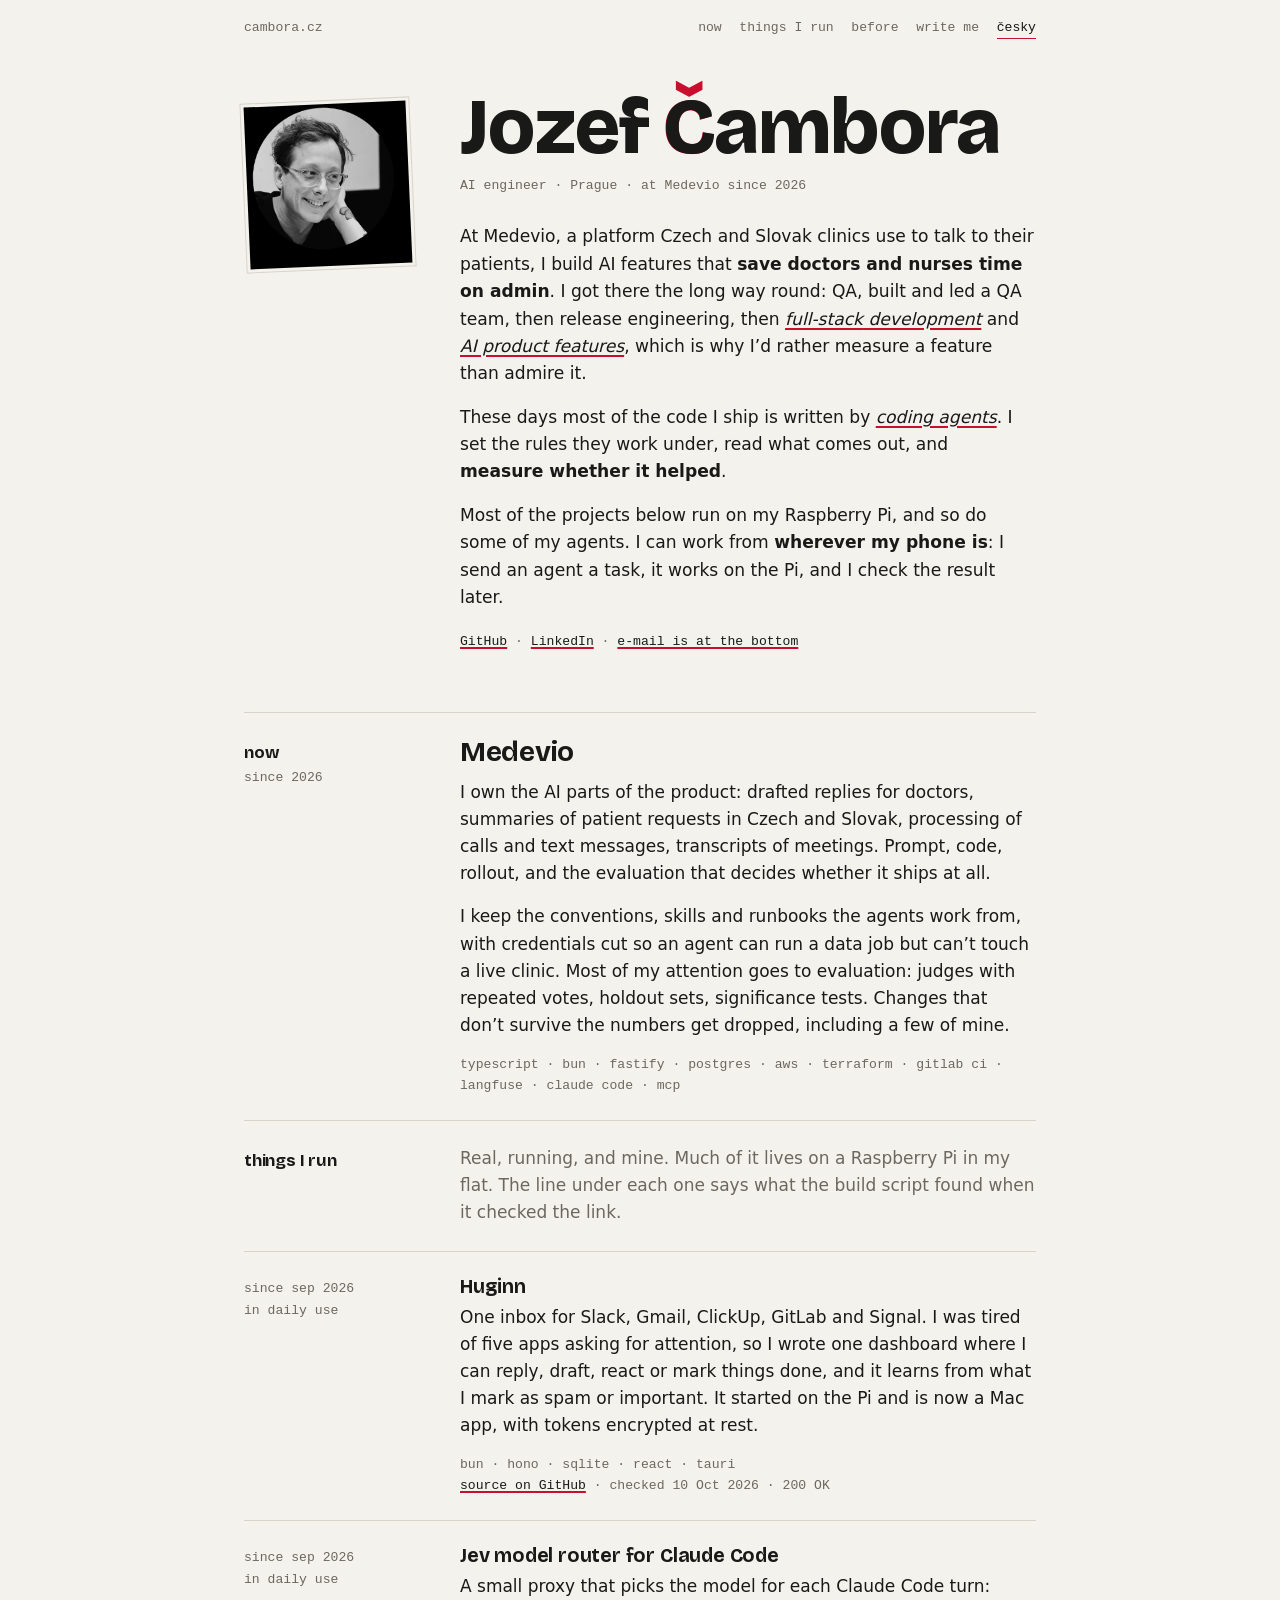
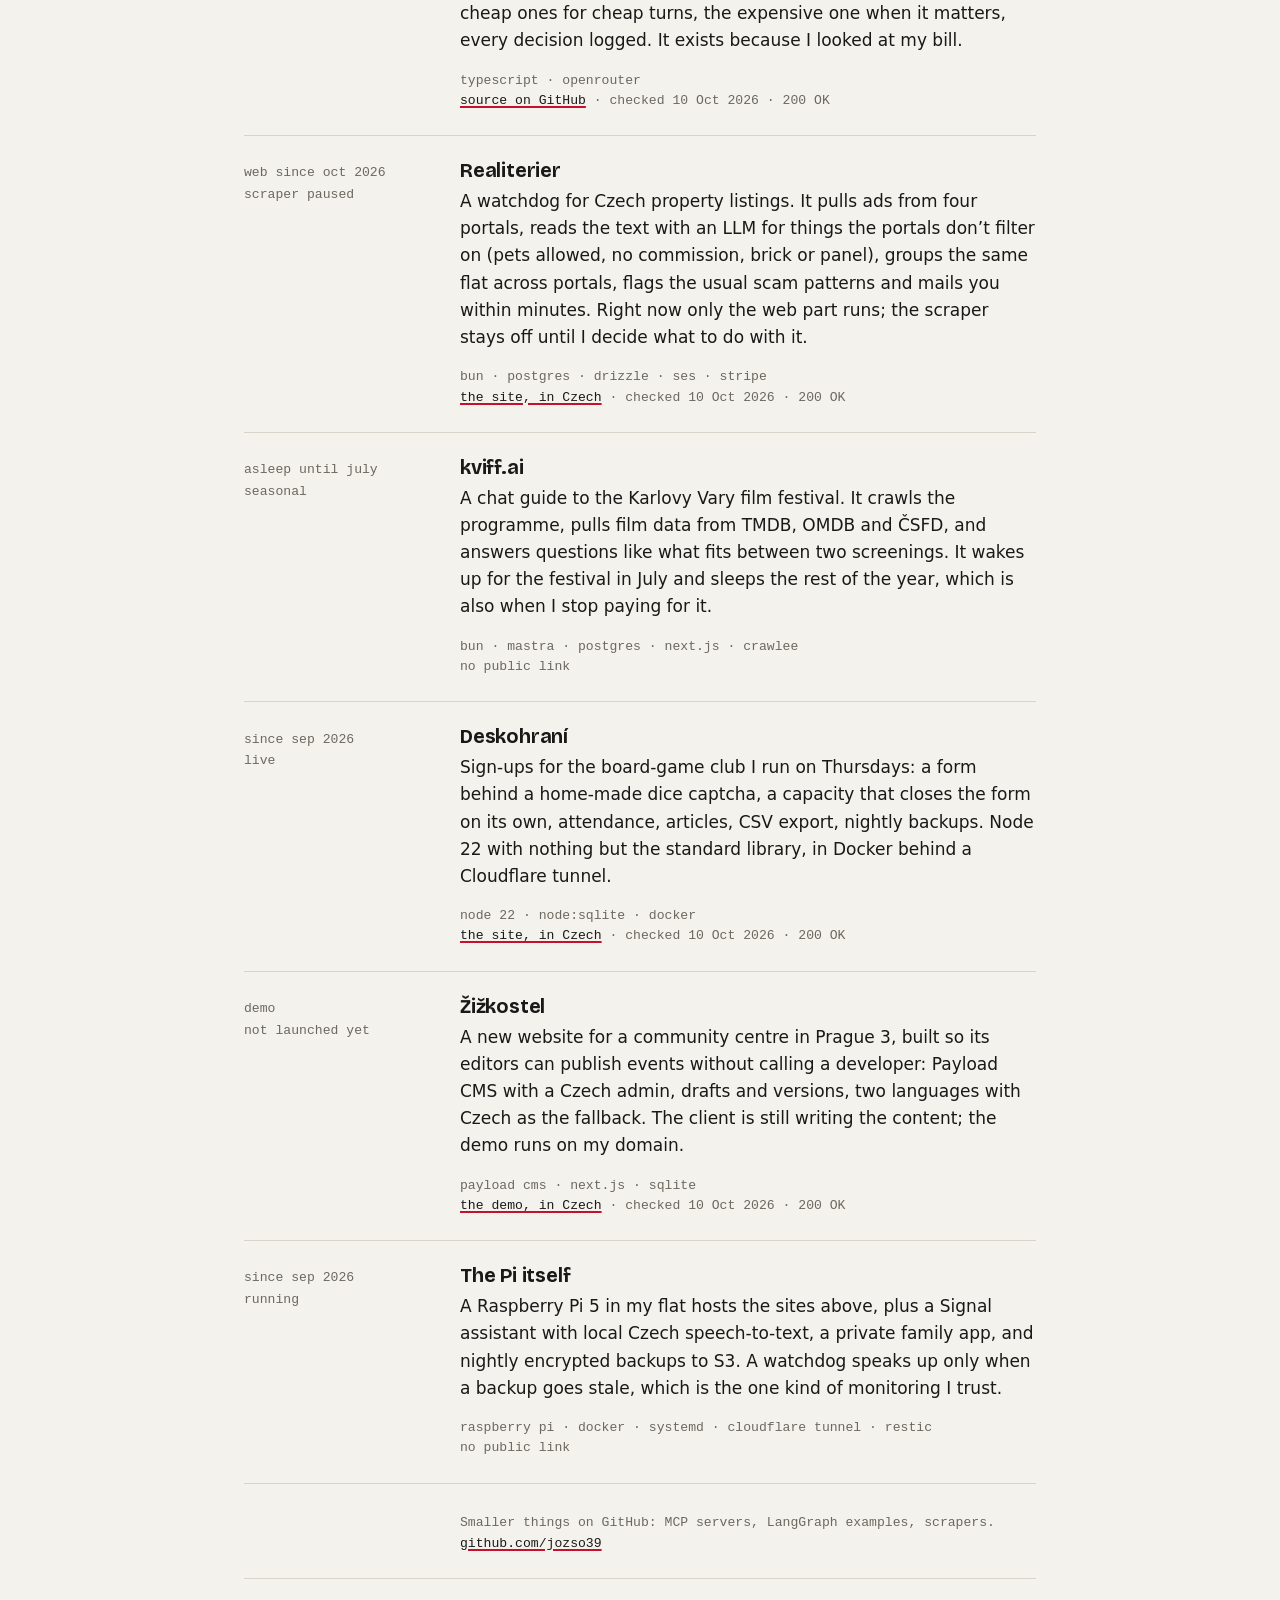
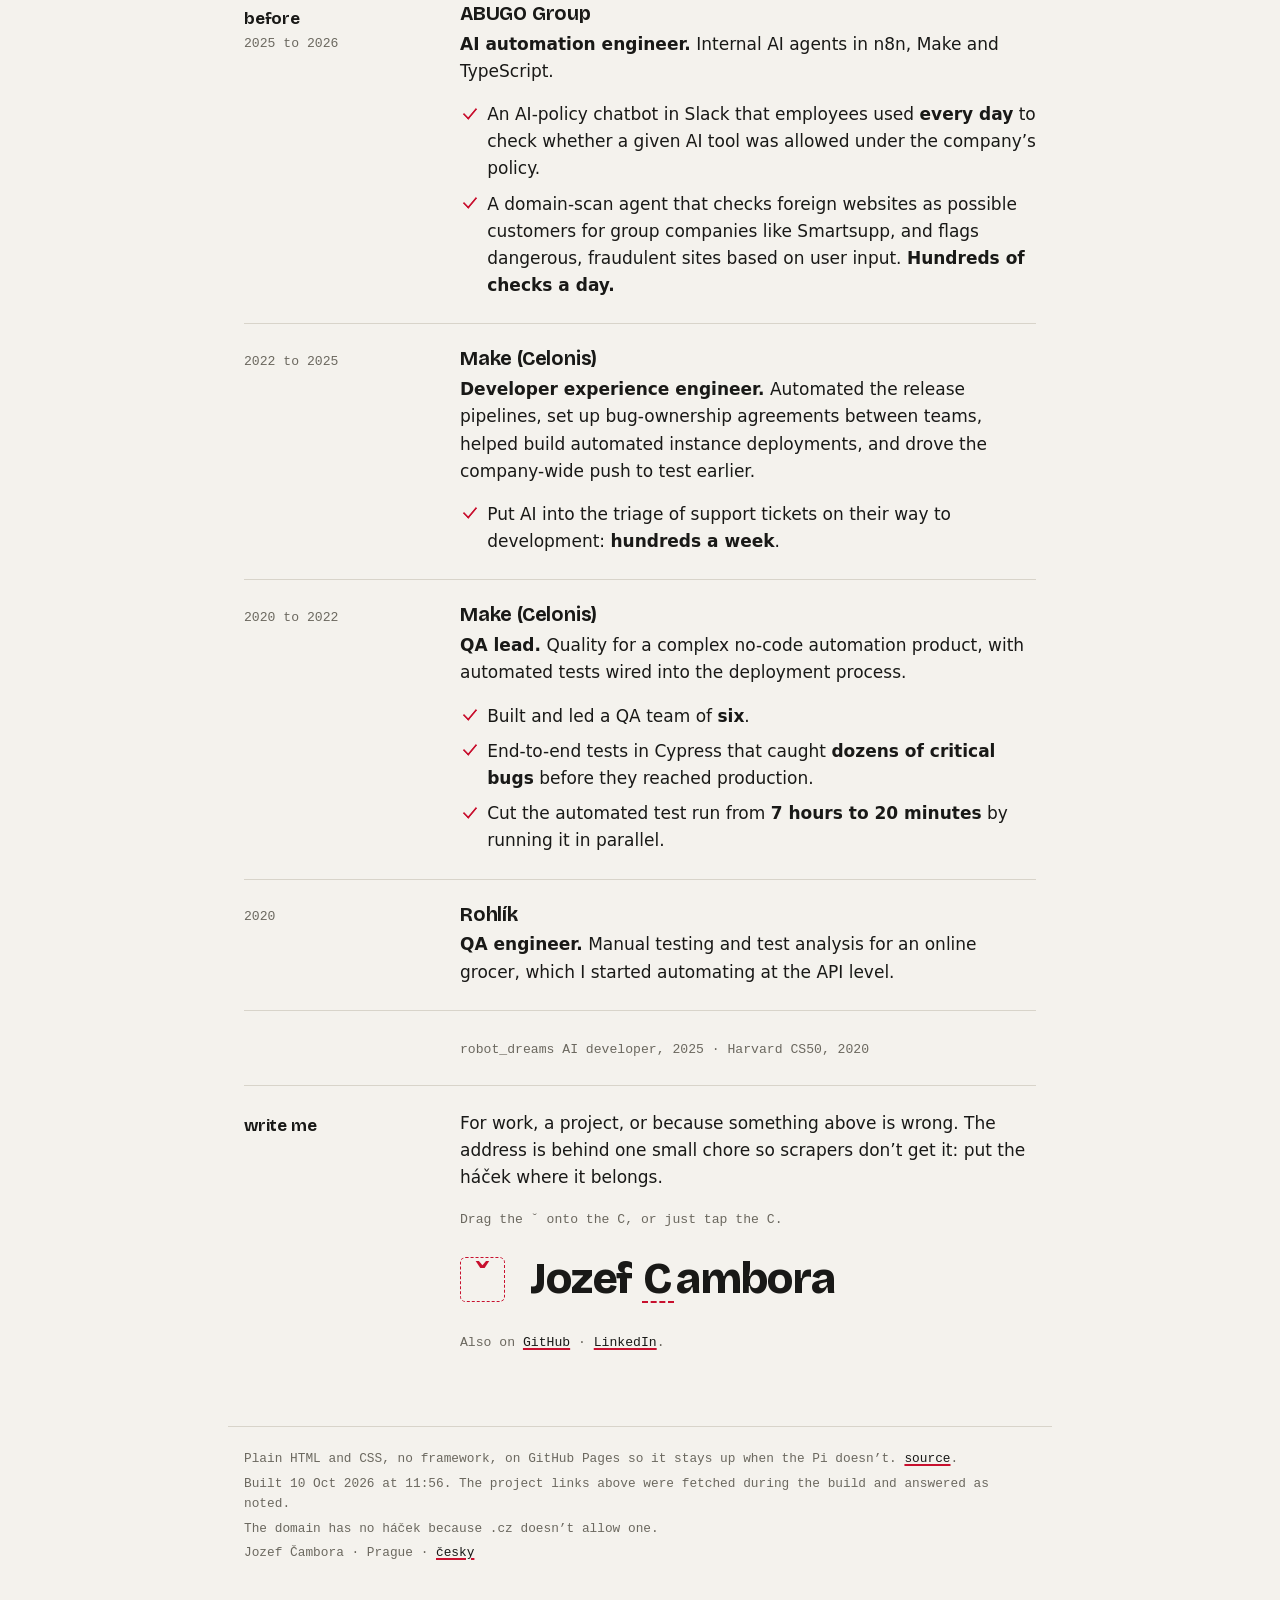
<file: docs/index.html>
<!doctype html>
<html lang="en">
<head>
<meta charset="utf-8">
<meta name="viewport" content="width=device-width,initial-scale=1">
<title>Jozef Čambora, AI engineer in Prague</title>
<meta name="description" content="I build AI features for clinics at Medevio. Before that: QA, a QA team of six, release engineering. Projects, results, contact.">
<link rel="canonical" href="https://cambora.cz/">
<link rel="alternate" hreflang="en" href="https://cambora.cz/">
<link rel="alternate" hreflang="cs" href="https://cambora.cz/cs/">
<link rel="alternate" hreflang="x-default" href="https://cambora.cz/">
<meta property="og:type" content="profile">
<meta property="og:title" content="Jozef Čambora, AI engineer in Prague">
<meta property="og:description" content="I build AI features for clinics at Medevio. Before that: QA, a QA team of six, release engineering. Projects, results, contact.">
<meta property="og:url" content="https://cambora.cz/">
<meta property="og:image" content="https://cambora.cz/og.jpg">
<meta property="og:locale" content="en_US">
<meta name="twitter:card" content="summary">
<meta name="theme-color" content="#f4f2ed" media="(prefers-color-scheme: light)">
<meta name="theme-color" content="#151513" media="(prefers-color-scheme: dark)">
<link rel="icon" href="./favicon.svg" type="image/svg+xml">
<link rel="preload" href="./fonts/bricolage-latin.woff2" as="font" type="font/woff2" crossorigin>
<link rel="stylesheet" href="./style.css">
<script type="application/ld+json">{"@context":"https://schema.org","@type":"Person","name":"Jozef Čambora","jobTitle":"AI engineer","url":"https://cambora.cz/","image":"https://cambora.cz/og.jpg","sameAs":["https://github.com/jozso39","https://www.linkedin.com/in/jozef-cambora"],"worksFor":{"@type":"Organization","name":"Medevio"},"address":{"@type":"PostalAddress","addressLocality":"Prague","addressCountry":"CZ"}}</script>
</head>
<body>
<a class="skip" href="#main">Skip to content</a>
<header class="top">
  <a class="brand" href="./">cambora.cz</a>
  <nav aria-label="Sections">
    <a href="#now">now</a>
    <a href="#work">things I run</a>
    <a href="#before">before</a>
    <a href="#contact">write me</a>
    <a class="lang" href="./cs/" hreflang="cs" lang="cs">česky</a>
  </nav>
</header>

<main id="main" class="page">
  <section class="hero">
    <img class="photo" src="./jozef.jpg" width="480" height="480" alt="Jozef Čambora" fetchpriority="high">
    <h1 aria-label="Jozef Čambora"><span aria-hidden="true">Jozef <span class="nw"><span class="ch"><span class="under">Č</span><span class="over">C</span></span>ambora</span></span></h1>
    <p class="role">AI engineer · Prague · at Medevio since 2026</p>
    <p class="intro">At Medevio, a platform Czech and Slovak clinics use to talk to their patients, I build AI features that <strong>save doctors and nurses time on admin</strong>. I got there the long way round: QA, built and led a QA team, then release engineering, then <em><span class="nw">full-stack</span> development</em> and <em>AI product features</em>, which is why I’d rather measure a feature than admire it.</p>
    <p class="intro">These days most of the code I ship is written by <em>coding agents</em>. I set the rules they work under, read what comes out, and <strong>measure whether it helped</strong>.</p>
    <p class="intro">Most of the projects below run on my Raspberry Pi, and so do some of my agents. I can work from <strong>wherever my phone is</strong>: I send an agent a task, it works on the Pi, and I check the result later.</p>
    <p class="meta links"><a href="https://github.com/jozso39">GitHub</a> · <a href="https://www.linkedin.com/in/jozef-cambora">LinkedIn</a> · <a href="#contact">e-mail is at the bottom</a></p>
  </section>

  <section id="now" class="row first">
    <aside class="gutter"><span class="k">now</span><span>since 2026</span></aside>
    <div class="body">
      <h2>Medevio</h2>
      <p>I own the AI parts of the product: drafted replies for doctors, summaries of patient requests in Czech and Slovak, processing of calls and text messages, transcripts of meetings. Prompt, code, rollout, and the evaluation that decides whether it ships at all.</p>
      <p>I keep the conventions, skills and runbooks the agents work from, with credentials cut so an agent can run a data job but can’t touch a live clinic. Most of my attention goes to evaluation: judges with repeated votes, holdout sets, significance tests. Changes that don’t survive the numbers get dropped, including a few of mine.</p>
      <p class="meta">typescript · bun · fastify · postgres · aws · terraform · gitlab ci · langfuse · claude code · mcp</p>
    </div>
  </section>

  <section id="work" class="row">
    <aside class="gutter"><span class="k">things I run</span></aside>
    <div class="body"><p class="lead">Real, running, and mine. Much of it lives on a Raspberry Pi in my flat. The line under each one says what the build script found when it checked the link.</p></div>
  </section>
  <section class="row">
    <aside class="gutter"><span>since sep 2026</span><span>in daily use</span></aside>
    <div class="body">
      <h3>Huginn</h3>
      <p>One inbox for Slack, Gmail, ClickUp, GitLab and Signal. I was tired of five apps asking for attention, so I wrote one dashboard where I can reply, draft, react or mark things done, and it learns from what I mark as spam or important. It started on the Pi and is now a Mac app, with tokens encrypted at rest.</p>
      <p class="meta">bun · hono · sqlite · react · tauri<br><a href="https://github.com/jozso39/huginn">source on GitHub</a> <span class="chk">· checked 10 Oct 2026 · 200 OK</span></p>
    </div>
  </section>
  <section class="row">
    <aside class="gutter"><span>since sep 2026</span><span>in daily use</span></aside>
    <div class="body">
      <h3>Jev model router for Claude Code</h3>
      <p>A small proxy that picks the model for each Claude Code turn: cheap ones for cheap turns, the expensive one when it matters, every decision logged. It exists because I looked at my bill.</p>
      <p class="meta">typescript · openrouter<br><a href="https://github.com/jozso39/jev-model-router-for-claude">source on GitHub</a> <span class="chk">· checked 10 Oct 2026 · 200 OK</span></p>
    </div>
  </section>
  <section class="row">
    <aside class="gutter"><span>web since oct 2026</span><span>scraper paused</span></aside>
    <div class="body">
      <h3>Realiterier</h3>
      <p>A watchdog for Czech property listings. It pulls ads from four portals, reads the text with an LLM for things the portals don’t filter on (pets allowed, no commission, brick or panel), groups the same flat across portals, flags the usual scam patterns and mails you within minutes. Right now only the web part runs; the scraper stays off until I decide what to do with it.</p>
      <p class="meta">bun · postgres · drizzle · ses · stripe<br><a href="https://realiterier.cambora.cz/">the site, in Czech</a> <span class="chk">· checked 10 Oct 2026 · 200 OK</span></p>
    </div>
  </section>
  <section class="row">
    <aside class="gutter"><span>asleep until july</span><span>seasonal</span></aside>
    <div class="body">
      <h3>kviff.ai</h3>
      <p>A chat guide to the Karlovy Vary film festival. It crawls the programme, pulls film data from TMDB, OMDB and ČSFD, and answers questions like what fits between two screenings. It wakes up for the festival in July and sleeps the rest of the year, which is also when I stop paying for it.</p>
      <p class="meta">bun · mastra · postgres · next.js · crawlee<br><span class="chk">no public link</span></p>
    </div>
  </section>
  <section class="row">
    <aside class="gutter"><span>since sep 2026</span><span>live</span></aside>
    <div class="body">
      <h3>Deskohraní</h3>
      <p>Sign-ups for the board-game club I run on Thursdays: a form behind a home-made dice captcha, a capacity that closes the form on its own, attendance, articles, CSV export, nightly backups. Node 22 with nothing but the standard library, in Docker behind a Cloudflare tunnel.</p>
      <p class="meta">node 22 · node:sqlite · docker<br><a href="https://deskohrani.cambora.cz/">the site, in Czech</a> <span class="chk">· checked 10 Oct 2026 · 200 OK</span></p>
    </div>
  </section>
  <section class="row">
    <aside class="gutter"><span>demo</span><span>not launched yet</span></aside>
    <div class="body">
      <h3>Žižkostel</h3>
      <p>A new website for a community centre in Prague 3, built so its editors can publish events without calling a developer: Payload CMS with a Czech admin, drafts and versions, two languages with Czech as the fallback. The client is still writing the content; the demo runs on my domain.</p>
      <p class="meta">payload cms · next.js · sqlite<br><a href="https://zizkostel.cambora.cz/cs">the demo, in Czech</a> <span class="chk">· checked 10 Oct 2026 · 200 OK</span></p>
    </div>
  </section>
  <section class="row">
    <aside class="gutter"><span>since sep 2026</span><span>running</span></aside>
    <div class="body">
      <h3>The Pi itself</h3>
      <p>A Raspberry Pi 5 in my flat hosts the sites above, plus a Signal assistant with local Czech speech-to-text, a private family app, and nightly encrypted backups to S3. A watchdog speaks up only when a backup goes stale, which is the one kind of monitoring I trust.</p>
      <p class="meta">raspberry pi · docker · systemd · cloudflare tunnel · restic<br><span class="chk">no public link</span></p>
    </div>
  </section>
  <section class="row">
    <aside class="gutter"></aside>
    <div class="body"><p class="meta">Smaller things on GitHub: MCP servers, LangGraph examples, scrapers. <a href="https://github.com/jozso39">github.com/jozso39</a></p></div>
  </section>


  <section class="row" id="before">
    <aside class="gutter"><span class="k">before</span><span>2025 to 2026</span></aside>
    <div class="body">
      <h3>ABUGO Group</h3>
      <p><span class="rolename">AI automation engineer.</span> Internal AI agents in n8n, Make and TypeScript.</p>
      <ul class="results" aria-label="Results"><li>An AI-policy chatbot in Slack that employees used <strong>every day</strong> to check whether a given AI tool was allowed under the company’s policy.</li><li>A domain-scan agent that checks foreign websites as possible customers for group companies like Smartsupp, and flags dangerous, fraudulent sites based on user input. <strong>Hundreds of checks a day.</strong></li></ul>
    </div>
  </section>
  <section class="row">
    <aside class="gutter"><span>2022 to 2025</span></aside>
    <div class="body">
      <h3>Make (Celonis)</h3>
      <p><span class="rolename">Developer experience engineer.</span> Automated the release pipelines, set up bug-ownership agreements between teams, helped build automated instance deployments, and drove the company-wide push to test earlier.</p>
      <ul class="results" aria-label="Results"><li>Put AI into the triage of support tickets on their way to development: <strong>hundreds a week</strong>.</li></ul>
    </div>
  </section>
  <section class="row">
    <aside class="gutter"><span>2020 to 2022</span></aside>
    <div class="body">
      <h3>Make (Celonis)</h3>
      <p><span class="rolename">QA lead.</span> Quality for a complex no-code automation product, with automated tests wired into the deployment process.</p>
      <ul class="results" aria-label="Results"><li>Built and led a QA team of <strong>six</strong>.</li><li>End-to-end tests in Cypress that caught <strong>dozens of critical bugs</strong> before they reached production.</li><li>Cut the automated test run from <strong>7 hours to 20 minutes</strong> by running it in parallel.</li></ul>
    </div>
  </section>
  <section class="row">
    <aside class="gutter"><span>2020</span></aside>
    <div class="body">
      <h3>Rohlík</h3>
      <p><span class="rolename">QA engineer.</span> Manual testing and test analysis for an online grocer, which I started automating at the API level.</p>
    </div>
  </section>
  <section class="row">
    <aside class="gutter"></aside>
    <div class="body"><p class="meta">robot_dreams AI developer, 2025 · Harvard CS50, 2020</p></div>
  </section>

  <section id="contact" class="row">
    <aside class="gutter"><span class="k">write me</span></aside>
    <div class="body">
      <p>For work, a project, or because something above is wrong. The address is behind one small chore so scrapers don’t get it: put the háček where it belongs.</p>
      <div class="hacek" id="hacek" data-u="jozef" data-d="cambora" data-t="cz">
        <p class="meta hint" id="hint">Drag the ˇ onto the C, or just tap the C.</p>
        <div class="stage">
          <span class="slot"><span class="caron" id="caron" aria-hidden="true" title="ˇ">ˇ</span></span>
          <span class="word" id="word"><span class="l">J</span><span class="l">o</span><span class="l">z</span><span class="l">e</span><span class="l">f</span> <button type="button" class="target" id="target" aria-label="Put the háček on the C and show the e-mail address" aria-describedby="hint" aria-pressed="false">C</button><span class="l">a</span><span class="l">m</span><span class="l">b</span><span class="l">o</span><span class="l">r</span><span class="l">a</span></span>
        </div>
        <div class="reveal" id="reveal" hidden>
          <p class="success">That’s the one.</p>
          <p class="addr"><a id="mail" href="#contact"></a> <button type="button" id="copy" class="meta" data-copied="copied">copy</button></p>
        </div>
        <noscript><p class="meta">No JavaScript? jozef at cambora dot cz.</p></noscript>
      </div>
      <p class="meta">Also on <a href="https://github.com/jozso39">GitHub</a> · <a href="https://www.linkedin.com/in/jozef-cambora">LinkedIn</a>.</p>
    </div>
  </section>
</main>

<footer class="bottom">
  <p>Plain HTML and CSS, no framework, on GitHub Pages so it stays up when the Pi doesn’t. <a href="https://github.com/jozso39/cambora.cz">source</a>.</p>
  <p>Built 10 Oct 2026 at 11:56. The project links above were fetched during the build and answered as noted.</p>
  <p>The domain has no háček because .cz doesn’t allow one.</p>
  <p>Jozef Čambora · Prague · <a href="./cs/" hreflang="cs" lang="cs">česky</a></p>
</footer>
<script src="./site.js" defer></script>
</body>
</html>
</file>
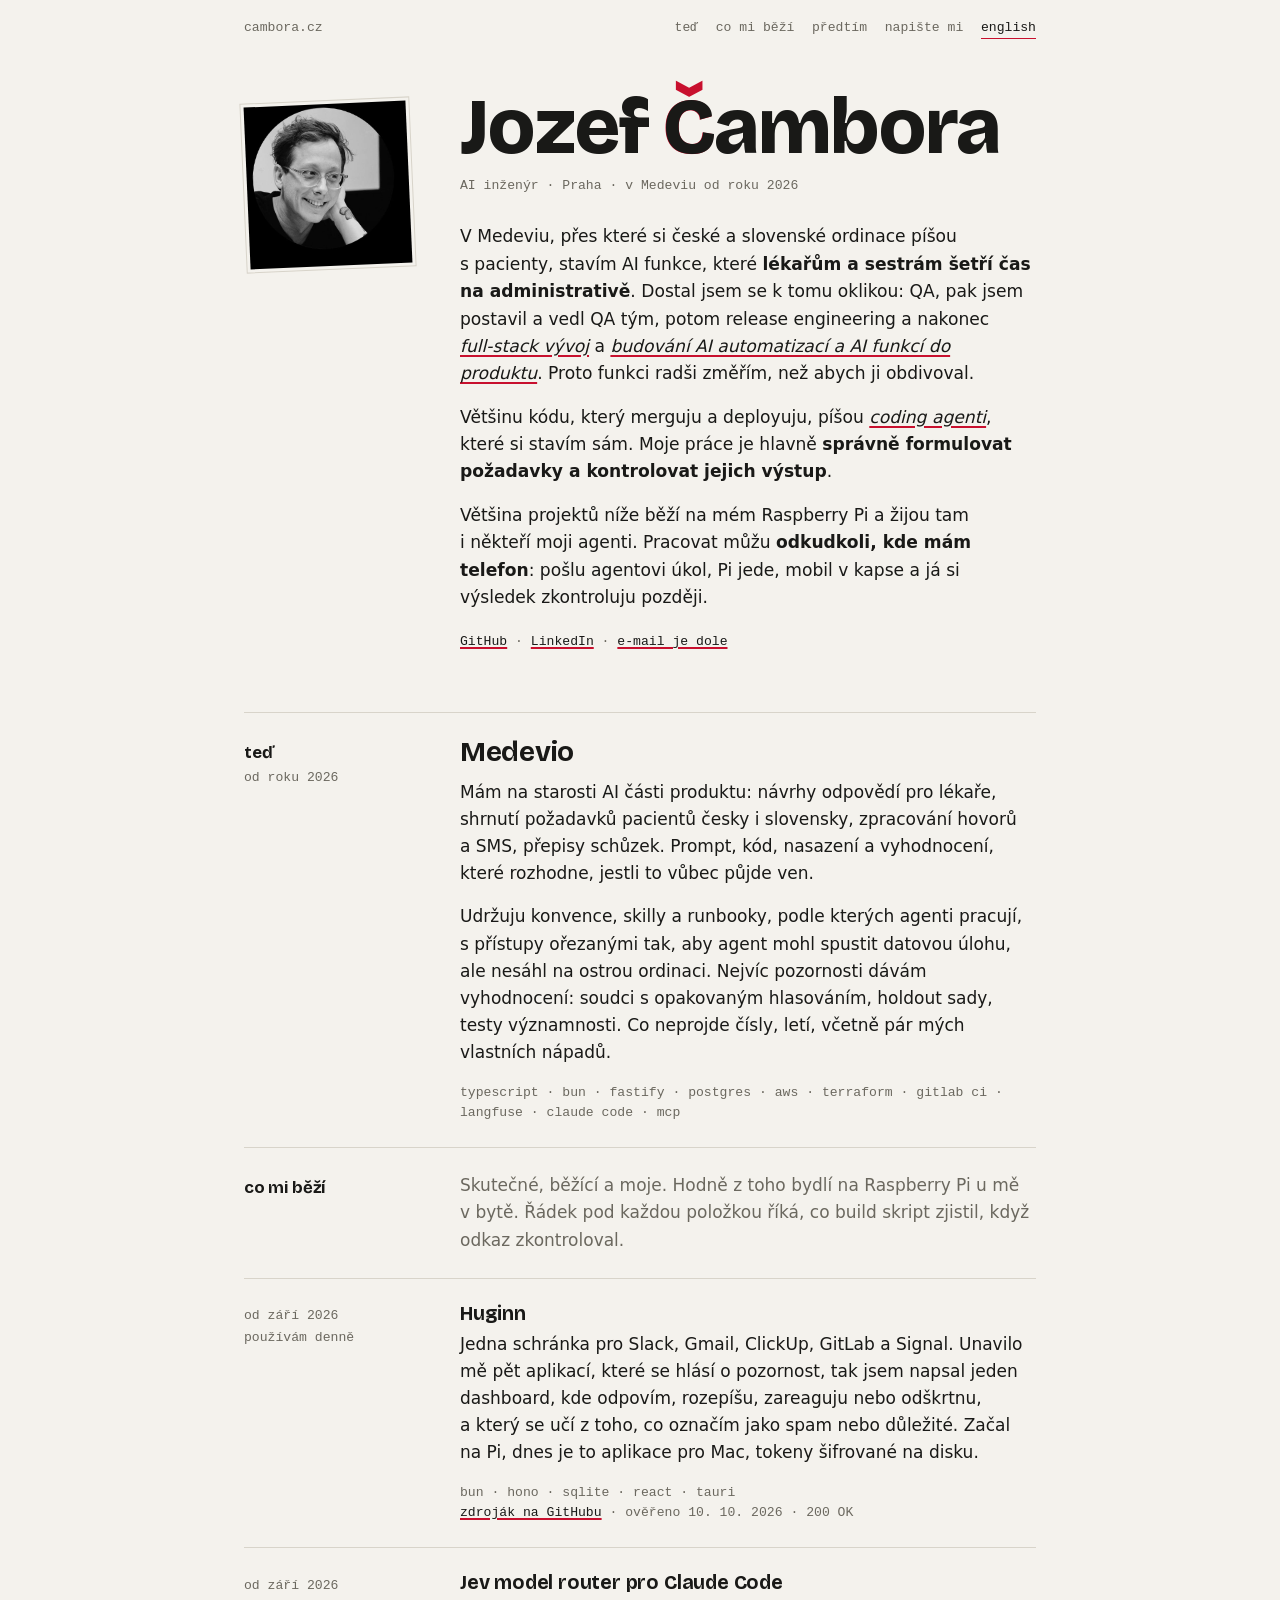
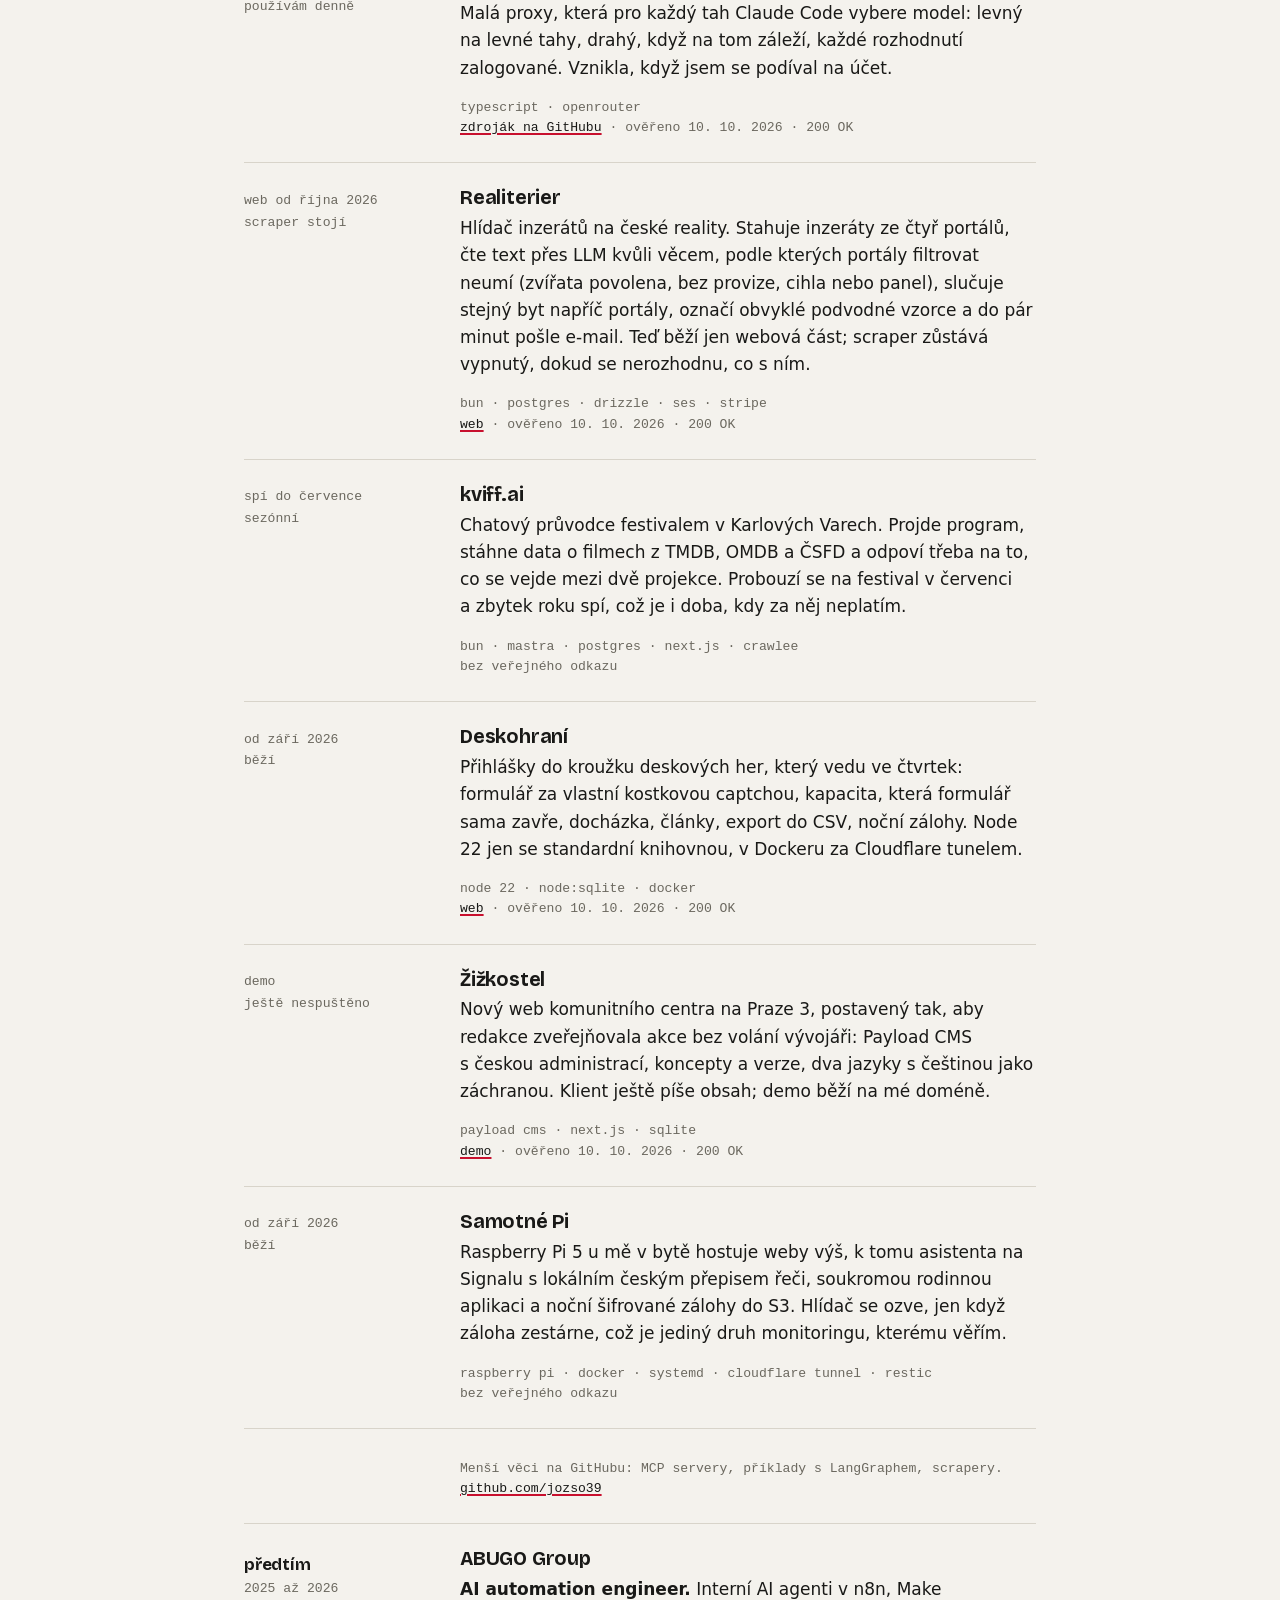
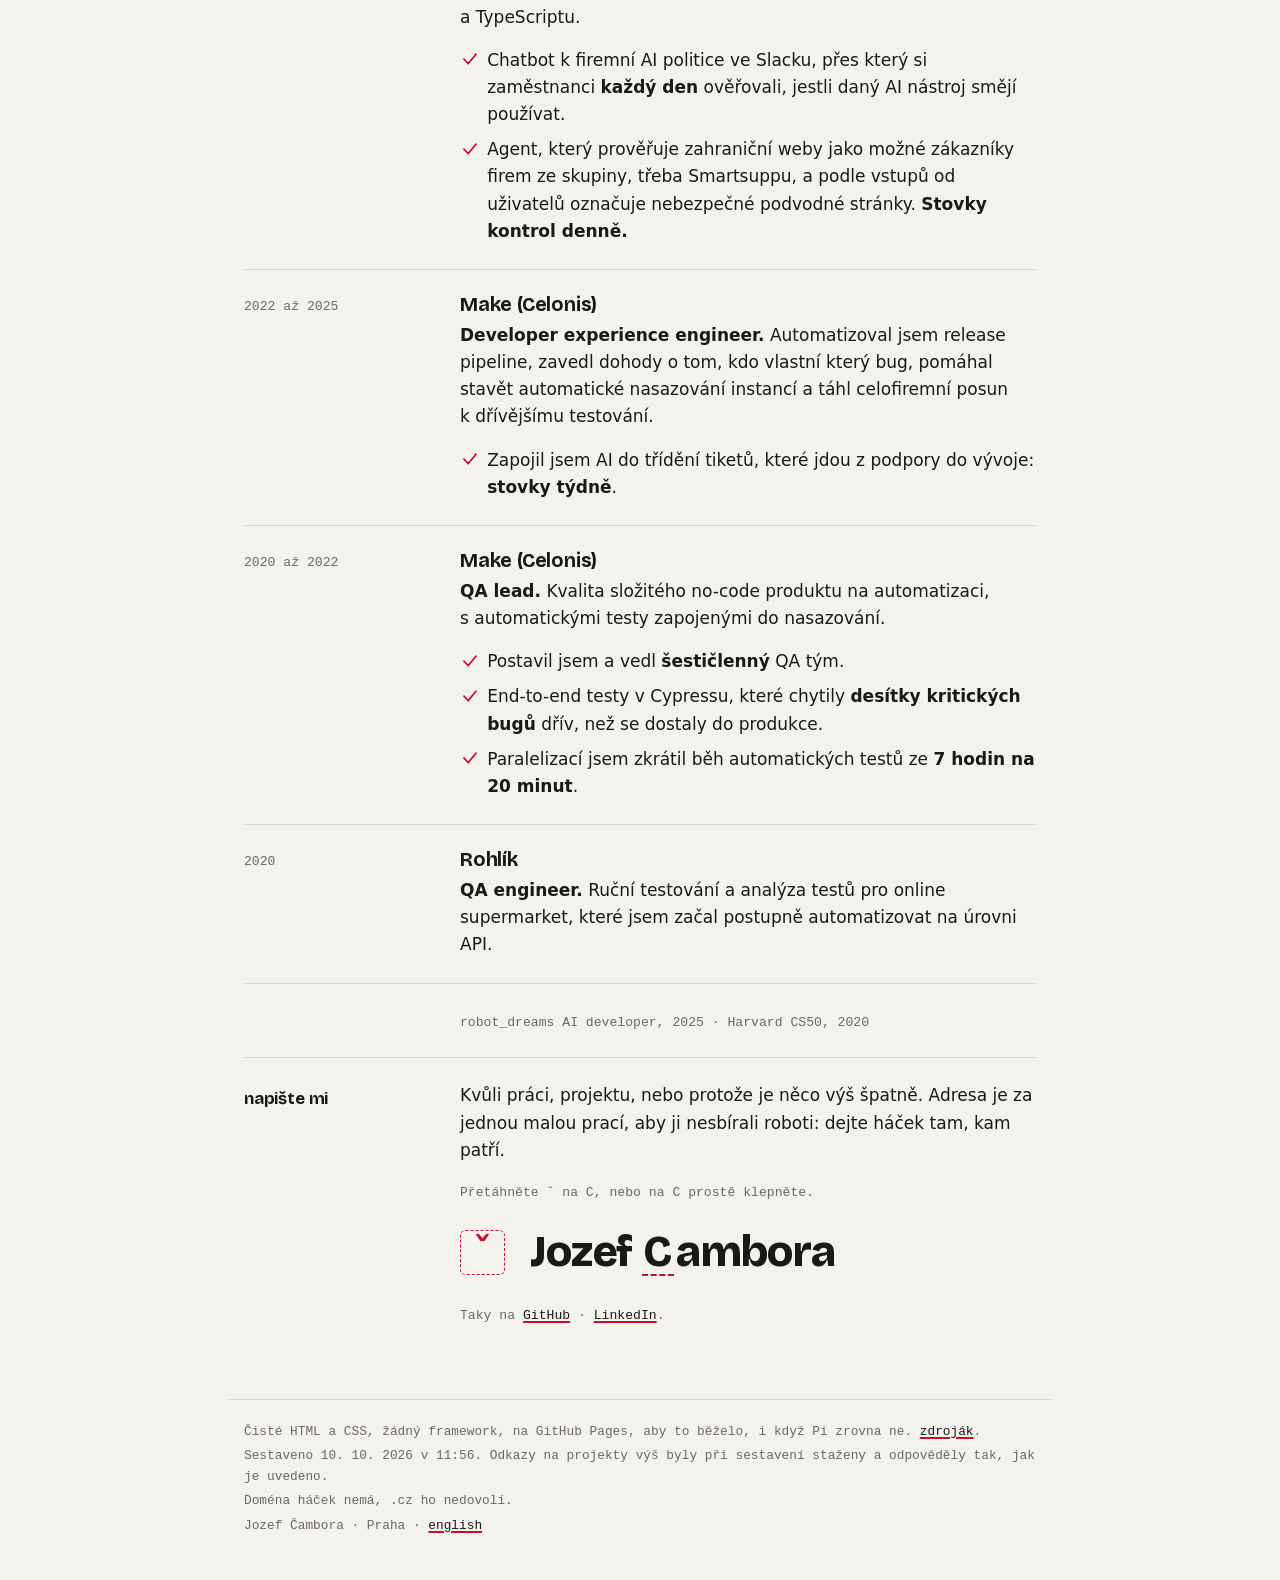
<file: docs/cs/index.html>
<!doctype html>
<html lang="cs">
<head>
<meta charset="utf-8">
<meta name="viewport" content="width=device-width,initial-scale=1">
<title>Jozef Čambora, AI inženýr z Prahy</title>
<meta name="description" content="V Medeviu stavím AI funkce pro ordinace. Předtím QA, šestičlenný QA tým a release engineering. Projekty, výsledky, kontakt.">
<link rel="canonical" href="https://cambora.cz/cs/">
<link rel="alternate" hreflang="cs" href="https://cambora.cz/cs/">
<link rel="alternate" hreflang="en" href="https://cambora.cz/">
<link rel="alternate" hreflang="x-default" href="https://cambora.cz/">
<meta property="og:type" content="profile">
<meta property="og:title" content="Jozef Čambora, AI inženýr z Prahy">
<meta property="og:description" content="V Medeviu stavím AI funkce pro ordinace. Předtím QA, šestičlenný QA tým a release engineering. Projekty, výsledky, kontakt.">
<meta property="og:url" content="https://cambora.cz/cs/">
<meta property="og:image" content="https://cambora.cz/og.jpg">
<meta property="og:locale" content="cs_CZ">
<meta name="twitter:card" content="summary">
<meta name="theme-color" content="#f4f2ed" media="(prefers-color-scheme: light)">
<meta name="theme-color" content="#151513" media="(prefers-color-scheme: dark)">
<link rel="icon" href="../favicon.svg" type="image/svg+xml">
<link rel="preload" href="../fonts/bricolage-latin.woff2" as="font" type="font/woff2" crossorigin>
<link rel="stylesheet" href="../style.css">
<script type="application/ld+json">{"@context":"https://schema.org","@type":"Person","name":"Jozef Čambora","jobTitle":"AI inženýr","url":"https://cambora.cz/","image":"https://cambora.cz/og.jpg","sameAs":["https://github.com/jozso39","https://www.linkedin.com/in/jozef-cambora"],"worksFor":{"@type":"Organization","name":"Medevio"},"address":{"@type":"PostalAddress","addressLocality":"Prague","addressCountry":"CZ"}}</script>
</head>
<body>
<a class="skip" href="#main">Přeskočit na obsah</a>
<header class="top">
  <a class="brand" href="../cs/">cambora.cz</a>
  <nav aria-label="Části stránky">
    <a href="#now">teď</a>
    <a href="#work">co mi běží</a>
    <a href="#before">předtím</a>
    <a href="#contact">napište mi</a>
    <a class="lang" href="../" hreflang="en" lang="en">english</a>
  </nav>
</header>

<main id="main" class="page">
  <section class="hero">
    <img class="photo" src="../jozef.jpg" width="480" height="480" alt="Jozef Čambora" fetchpriority="high">
    <h1 aria-label="Jozef Čambora"><span aria-hidden="true">Jozef <span class="nw"><span class="ch"><span class="under">Č</span><span class="over">C</span></span>ambora</span></span></h1>
    <p class="role">AI inženýr · Praha · v Medeviu od roku 2026</p>
    <p class="intro">V Medeviu, přes které si české a slovenské ordinace píšou s pacienty, stavím AI funkce, které <strong>lékařům a sestrám šetří čas na administrativě</strong>. Dostal jsem se k tomu oklikou: QA, pak jsem postavil a vedl QA tým, potom release engineering a nakonec <em><span class="nw">full-stack</span> vývoj</em> a <em>budování AI automatizací a AI funkcí do produktu</em>. Proto funkci radši změřím, než abych ji obdivoval.</p>
    <p class="intro">Většinu kódu, který merguju a deployuju, píšou <em>coding agenti</em>, které si stavím sám. Moje práce je hlavně <strong>správně formulovat požadavky a kontrolovat jejich výstup</strong>.</p>
    <p class="intro">Většina projektů níže běží na mém Raspberry Pi a žijou tam i někteří moji agenti. Pracovat můžu <strong>odkudkoli, kde mám telefon</strong>: pošlu agentovi úkol, Pi jede, mobil v kapse a já si výsledek zkontroluju později.</p>
    <p class="meta links"><a href="https://github.com/jozso39">GitHub</a> · <a href="https://www.linkedin.com/in/jozef-cambora">LinkedIn</a> · <a href="#contact">e-mail je dole</a></p>
  </section>

  <section id="now" class="row first">
    <aside class="gutter"><span class="k">teď</span><span>od roku 2026</span></aside>
    <div class="body">
      <h2>Medevio</h2>
      <p>Mám na starosti AI části produktu: návrhy odpovědí pro lékaře, shrnutí požadavků pacientů česky i slovensky, zpracování hovorů a SMS, přepisy schůzek. Prompt, kód, nasazení a vyhodnocení, které rozhodne, jestli to vůbec půjde ven.</p>
      <p>Udržuju konvence, skilly a runbooky, podle kterých agenti pracují, s přístupy ořezanými tak, aby agent mohl spustit datovou úlohu, ale nesáhl na ostrou ordinaci. Nejvíc pozornosti dávám vyhodnocení: soudci s opakovaným hlasováním, holdout sady, testy významnosti. Co neprojde čísly, letí, včetně pár mých vlastních nápadů.</p>
      <p class="meta">typescript · bun · fastify · postgres · aws · terraform · gitlab ci · langfuse · claude code · mcp</p>
    </div>
  </section>

  <section id="work" class="row">
    <aside class="gutter"><span class="k">co mi běží</span></aside>
    <div class="body"><p class="lead">Skutečné, běžící a moje. Hodně z toho bydlí na Raspberry Pi u mě v bytě. Řádek pod každou položkou říká, co build skript zjistil, když odkaz zkontroloval.</p></div>
  </section>
  <section class="row">
    <aside class="gutter"><span>od září 2026</span><span>používám denně</span></aside>
    <div class="body">
      <h3>Huginn</h3>
      <p>Jedna schránka pro Slack, Gmail, ClickUp, GitLab a Signal. Unavilo mě pět aplikací, které se hlásí o pozornost, tak jsem napsal jeden dashboard, kde odpovím, rozepíšu, zareaguju nebo odškrtnu, a který se učí z toho, co označím jako spam nebo důležité. Začal na Pi, dnes je to aplikace pro Mac, tokeny šifrované na disku.</p>
      <p class="meta">bun · hono · sqlite · react · tauri<br><a href="https://github.com/jozso39/huginn">zdroják na GitHubu</a> <span class="chk">· ověřeno 10. 10. 2026 · 200 OK</span></p>
    </div>
  </section>
  <section class="row">
    <aside class="gutter"><span>od září 2026</span><span>používám denně</span></aside>
    <div class="body">
      <h3>Jev model router pro Claude Code</h3>
      <p>Malá proxy, která pro každý tah Claude Code vybere model: levný na levné tahy, drahý, když na tom záleží, každé rozhodnutí zalogované. Vznikla, když jsem se podíval na účet.</p>
      <p class="meta">typescript · openrouter<br><a href="https://github.com/jozso39/jev-model-router-for-claude">zdroják na GitHubu</a> <span class="chk">· ověřeno 10. 10. 2026 · 200 OK</span></p>
    </div>
  </section>
  <section class="row">
    <aside class="gutter"><span>web od října 2026</span><span>scraper stojí</span></aside>
    <div class="body">
      <h3>Realiterier</h3>
      <p>Hlídač inzerátů na české reality. Stahuje inzeráty ze čtyř portálů, čte text přes LLM kvůli věcem, podle kterých portály filtrovat neumí (zvířata povolena, bez provize, cihla nebo panel), slučuje stejný byt napříč portály, označí obvyklé podvodné vzorce a do pár minut pošle e-mail. Teď běží jen webová část; scraper zůstává vypnutý, dokud se nerozhodnu, co s ním.</p>
      <p class="meta">bun · postgres · drizzle · ses · stripe<br><a href="https://realiterier.cambora.cz/">web</a> <span class="chk">· ověřeno 10. 10. 2026 · 200 OK</span></p>
    </div>
  </section>
  <section class="row">
    <aside class="gutter"><span>spí do července</span><span>sezónní</span></aside>
    <div class="body">
      <h3>kviff.ai</h3>
      <p>Chatový průvodce festivalem v Karlových Varech. Projde program, stáhne data o filmech z TMDB, OMDB a ČSFD a odpoví třeba na to, co se vejde mezi dvě projekce. Probouzí se na festival v červenci a zbytek roku spí, což je i doba, kdy za něj neplatím.</p>
      <p class="meta">bun · mastra · postgres · next.js · crawlee<br><span class="chk">bez veřejného odkazu</span></p>
    </div>
  </section>
  <section class="row">
    <aside class="gutter"><span>od září 2026</span><span>běží</span></aside>
    <div class="body">
      <h3>Deskohraní</h3>
      <p>Přihlášky do kroužku deskových her, který vedu ve čtvrtek: formulář za vlastní kostkovou captchou, kapacita, která formulář sama zavře, docházka, články, export do CSV, noční zálohy. Node 22 jen se standardní knihovnou, v Dockeru za Cloudflare tunelem.</p>
      <p class="meta">node 22 · node:sqlite · docker<br><a href="https://deskohrani.cambora.cz/">web</a> <span class="chk">· ověřeno 10. 10. 2026 · 200 OK</span></p>
    </div>
  </section>
  <section class="row">
    <aside class="gutter"><span>demo</span><span>ještě nespuštěno</span></aside>
    <div class="body">
      <h3>Žižkostel</h3>
      <p>Nový web komunitního centra na Praze 3, postavený tak, aby redakce zveřejňovala akce bez volání vývojáři: Payload CMS s českou administrací, koncepty a verze, dva jazyky s češtinou jako záchranou. Klient ještě píše obsah; demo běží na mé doméně.</p>
      <p class="meta">payload cms · next.js · sqlite<br><a href="https://zizkostel.cambora.cz/cs">demo</a> <span class="chk">· ověřeno 10. 10. 2026 · 200 OK</span></p>
    </div>
  </section>
  <section class="row">
    <aside class="gutter"><span>od září 2026</span><span>běží</span></aside>
    <div class="body">
      <h3>Samotné Pi</h3>
      <p>Raspberry Pi 5 u mě v bytě hostuje weby výš, k tomu asistenta na Signalu s lokálním českým přepisem řeči, soukromou rodinnou aplikaci a noční šifrované zálohy do S3. Hlídač se ozve, jen když záloha zestárne, což je jediný druh monitoringu, kterému věřím.</p>
      <p class="meta">raspberry pi · docker · systemd · cloudflare tunnel · restic<br><span class="chk">bez veřejného odkazu</span></p>
    </div>
  </section>
  <section class="row">
    <aside class="gutter"></aside>
    <div class="body"><p class="meta">Menší věci na GitHubu: MCP servery, příklady s LangGraphem, scrapery. <a href="https://github.com/jozso39">github.com/jozso39</a></p></div>
  </section>


  <section class="row" id="before">
    <aside class="gutter"><span class="k">předtím</span><span>2025 až 2026</span></aside>
    <div class="body">
      <h3>ABUGO Group</h3>
      <p><span class="rolename">AI automation engineer.</span> Interní AI agenti v n8n, Make a TypeScriptu.</p>
      <ul class="results" aria-label="Výsledky"><li>Chatbot k firemní AI politice ve Slacku, přes který si zaměstnanci <strong>každý den</strong> ověřovali, jestli daný AI nástroj smějí používat.</li><li>Agent, který prověřuje zahraniční weby jako možné zákazníky firem ze skupiny, třeba Smartsuppu, a podle vstupů od uživatelů označuje nebezpečné podvodné stránky. <strong>Stovky kontrol denně.</strong></li></ul>
    </div>
  </section>
  <section class="row">
    <aside class="gutter"><span>2022 až 2025</span></aside>
    <div class="body">
      <h3>Make (Celonis)</h3>
      <p><span class="rolename">Developer experience engineer.</span> Automatizoval jsem release pipeline, zavedl dohody o tom, kdo vlastní který bug, pomáhal stavět automatické nasazování instancí a táhl celofiremní posun k dřívějšímu testování.</p>
      <ul class="results" aria-label="Výsledky"><li>Zapojil jsem AI do třídění tiketů, které jdou z podpory do vývoje: <strong>stovky týdně</strong>.</li></ul>
    </div>
  </section>
  <section class="row">
    <aside class="gutter"><span>2020 až 2022</span></aside>
    <div class="body">
      <h3>Make (Celonis)</h3>
      <p><span class="rolename">QA lead.</span> Kvalita složitého no-code produktu na automatizaci, s automatickými testy zapojenými do nasazování.</p>
      <ul class="results" aria-label="Výsledky"><li>Postavil jsem a vedl <strong>šestičlenný</strong> QA tým.</li><li>End-to-end testy v Cypressu, které chytily <strong>desítky kritických bugů</strong> dřív, než se dostaly do produkce.</li><li>Paralelizací jsem zkrátil běh automatických testů ze <strong>7 hodin na 20 minut</strong>.</li></ul>
    </div>
  </section>
  <section class="row">
    <aside class="gutter"><span>2020</span></aside>
    <div class="body">
      <h3>Rohlík</h3>
      <p><span class="rolename">QA engineer.</span> Ruční testování a analýza testů pro online supermarket, které jsem začal postupně automatizovat na úrovni API.</p>
    </div>
  </section>
  <section class="row">
    <aside class="gutter"></aside>
    <div class="body"><p class="meta">robot_dreams AI developer, 2025 · Harvard CS50, 2020</p></div>
  </section>

  <section id="contact" class="row">
    <aside class="gutter"><span class="k">napište mi</span></aside>
    <div class="body">
      <p>Kvůli práci, projektu, nebo protože je něco výš špatně. Adresa je za jednou malou prací, aby ji nesbírali roboti: dejte háček tam, kam patří.</p>
      <div class="hacek" id="hacek" data-u="jozef" data-d="cambora" data-t="cz">
        <p class="meta hint" id="hint">Přetáhněte ˇ na C, nebo na C prostě klepněte.</p>
        <div class="stage">
          <span class="slot"><span class="caron" id="caron" aria-hidden="true" title="ˇ">ˇ</span></span>
          <span class="word" id="word"><span class="l">J</span><span class="l">o</span><span class="l">z</span><span class="l">e</span><span class="l">f</span> <button type="button" class="target" id="target" aria-label="Dát háček na C a zobrazit e-mailovou adresu" aria-describedby="hint" aria-pressed="false">C</button><span class="l">a</span><span class="l">m</span><span class="l">b</span><span class="l">o</span><span class="l">r</span><span class="l">a</span></span>
        </div>
        <div class="reveal" id="reveal" hidden>
          <p class="success">Přesně tak.</p>
          <p class="addr"><a id="mail" href="#contact"></a> <button type="button" id="copy" class="meta" data-copied="zkopírováno">kopírovat</button></p>
        </div>
        <noscript><p class="meta">Bez JavaScriptu: jozef zavináč cambora tečka cz.</p></noscript>
      </div>
      <p class="meta">Taky na <a href="https://github.com/jozso39">GitHub</a> · <a href="https://www.linkedin.com/in/jozef-cambora">LinkedIn</a>.</p>
    </div>
  </section>
</main>

<footer class="bottom">
  <p>Čisté HTML a CSS, žádný framework, na GitHub Pages, aby to běželo, i když Pi zrovna ne. <a href="https://github.com/jozso39/cambora.cz">zdroják</a>.</p>
  <p>Sestaveno 10. 10. 2026 v 11:56. Odkazy na projekty výš byly při sestavení staženy a odpověděly tak, jak je uvedeno.</p>
  <p>Doména háček nemá, .cz ho nedovolí.</p>
  <p>Jozef Čambora · Praha · <a href="../" hreflang="en" lang="en">english</a></p>
</footer>
<script src="../site.js" defer></script>
</body>
</html>
</file>
<file: docs/style.css>
/* cambora.cz
   One mark on the page: the háček, in proofreader's red. A mono gutter on the
   left carries dates and status like a ledger; the prose sits on the right.
   No cards, no badges. Self-hosted display face, system fonts for the rest. */

@font-face {
  font-family: "Bricolage";
  src: url(fonts/bricolage-latin.woff2) format("woff2");
  font-weight: 200 800;
  font-display: swap;
  unicode-range: U+0000-00FF, U+0131, U+0152-0153, U+02BB-02BC, U+02C6, U+02DA, U+02DC, U+2000-206F, U+2074, U+20AC, U+2122, U+2191, U+2193, U+2212, U+2215, U+FEFF, U+FFFD;
}
@font-face {
  font-family: "Bricolage";
  src: url(fonts/bricolage-latin-ext.woff2) format("woff2");
  font-weight: 200 800;
  font-display: swap;
  unicode-range: U+0100-02AF, U+0300-0301, U+0303-0304, U+0308-0309, U+0323, U+0329, U+1E00-1EFF, U+2020, U+20A0-20AB, U+20AD-20CF, U+2113, U+2C60-2C7F, U+A720-A7FF;
}

:root {
  color-scheme: light dark;
  --paper: #f4f2ed;
  --paper-2: #ebe8e1;
  --ink: #191917;
  --ink-2: #6b685f;
  --line: #d8d4ca;
  --red: #c8102e;
  --red-ink: #a30d25;
  --display: "Bricolage", ui-sans-serif, system-ui, sans-serif;
  --mono: ui-monospace, "SF Mono", Menlo, Consolas, "Liberation Mono", monospace;
  --measure: 38rem;
  --gutter: 11rem;
  --gap: 2.5rem;
}

@media (prefers-color-scheme: dark) {
  :root {
    --paper: #151513;
    --paper-2: #1e1d1a;
    --ink: #e8e4dc;
    --ink-2: #9c978c;
    --line: #2e2c28;
    --red: #f0605f;
    --red-ink: #f58d8c;
  }
}

* { box-sizing: border-box; }
html { -webkit-text-size-adjust: 100%; scroll-behavior: smooth; }
@media (prefers-reduced-motion: reduce) {
  html { scroll-behavior: auto; }
  *, *::before, *::after { animation: none !important; transition: none !important; }
}

body {
  margin: 0;
  background: var(--paper);
  color: var(--ink);
  font: 17px/1.6 ui-sans-serif, system-ui, -apple-system, "Segoe UI", Roboto, "Helvetica Neue", Arial, sans-serif;
  overflow-x: hidden;
}

a {
  color: inherit;
  text-decoration: underline;
  text-decoration-color: var(--red);
  text-decoration-thickness: 1.5px;
  text-underline-offset: 0.18em;
}
a:hover { color: var(--red-ink); }
:focus-visible { outline: 2px solid var(--red); outline-offset: 3px; border-radius: 2px; }

h1, h2, h3 { font-family: var(--display); margin: 0; line-height: 1.1; letter-spacing: -0.01em; font-weight: 700; }
p { margin: 0 0 1rem; }

.meta, .gutter, .top, .role { font-family: var(--mono); font-size: 0.82rem; line-height: 1.55; }
.meta { color: var(--ink-2); }
.meta a { color: var(--ink); }
.chk { white-space: nowrap; }

.skip {
  position: absolute; left: 1rem; top: -4rem; z-index: 100;
  background: var(--red); color: #fff; padding: 0.5rem 0.75rem; border-radius: 0.3rem;
}
.skip:focus { top: 1rem; }

/* ---- top line ------------------------------------------------------------ */

.top, .page, .bottom {
  max-width: calc(var(--gutter) + var(--gap) + var(--measure));
  margin: 0 auto;
  padding-left: 1rem;
  padding-right: 1rem;
}
.top {
  padding-top: 1.1rem;
  display: flex;
  justify-content: space-between;
  align-items: baseline;
  flex-wrap: wrap;
  gap: 0.4rem 1rem;
}
.brand { text-decoration: none; color: var(--ink-2); }
.top nav { display: flex; flex-wrap: wrap; gap: 0.3rem 1.1rem; }
.top nav a { text-decoration: none; color: var(--ink-2); }
.top nav a:hover { color: var(--red-ink); }
.top nav .lang { color: var(--ink); border-bottom: 1.5px solid var(--red); }

/* ---- hero ----------------------------------------------------------------- */

.page { padding-bottom: 3rem; }
.hero { position: relative; padding: 3.2rem 0 1.2rem; }
.hero h1 {
  font-size: clamp(2.6rem, 9.5vw, 4.9rem);
  font-weight: 800;
  letter-spacing: -0.035em;
  line-height: 0.95;
  margin-bottom: 0.7rem;
}
/* If the name has to wrap, it wraps at the space, never inside the surname. */
.nw { white-space: nowrap; }
/* A red Č underneath, the ink C on top: only the háček shows red, whatever the font. */
.ch { position: relative; display: inline-block; }
.ch .under { color: var(--red); }
.ch .over { position: absolute; left: 0; top: 0; color: var(--ink); }
.role { color: var(--ink-2); margin-bottom: 1.7rem; }
.intro { max-width: var(--measure); font-size: 1.07rem; }
/* Emphasis, used sparingly: italics with the háček-red underline for the
   career path, bold for the point of a sentence and for numbers in results. */
.intro em { font-style: italic; text-decoration: underline; text-decoration-color: var(--red); text-decoration-thickness: 1.5px; text-underline-offset: 0.18em; }
.intro strong, .results strong { font-weight: 650; }
.links { margin-top: 1.3rem; }
.photo {
  float: right;
  width: 7rem; height: 7rem;
  object-fit: cover;
  margin: 0.2rem 0 1rem 1rem;
  border: 3px solid var(--paper);
  outline: 1px solid var(--line);
  transform: rotate(-2.5deg);
}

/* ---- the ledger ----------------------------------------------------------- */

.row {
  display: grid;
  grid-template-columns: 1fr;
  gap: 0.35rem var(--gap);
  padding: 1.5rem 0;
  border-top: 1px solid var(--line);
}
.row.first { margin-top: 1.5rem; }
.gutter { color: var(--ink-2); display: flex; flex-wrap: wrap; gap: 0.1rem 0.8rem; align-content: start; }
.gutter .k {
  font-family: var(--display);
  font-size: 1.05rem;
  font-weight: 700;
  color: var(--ink);
  letter-spacing: -0.01em;
}
.body { min-width: 0; max-width: var(--measure); }
.body h2 { font-size: 1.75rem; margin-bottom: 0.7rem; }
.body h3 { font-size: 1.22rem; margin-bottom: 0.4rem; }
.body p:last-child { margin-bottom: 0; }
.body .meta { margin-top: 0.35rem; }
.lead { color: var(--ink-2); }
.rolename { font-weight: 600; }

/* Results: a red-pen tick, the same red as the háček. A teacher's mark for
   "this one is right", drawn in CSS so it does not depend on a font glyph. */
.results { list-style: none; margin: 0.75rem 0 0; padding: 0; }
.results li { position: relative; padding-left: 1.7rem; margin-bottom: 0.5rem; }
.results li:last-child { margin-bottom: 0; }
.results li::before {
  content: "";
  position: absolute;
  left: 0.2rem; top: 0.38em;
  width: 0.72rem; height: 0.36rem;
  border-left: 2.5px solid var(--red);
  border-bottom: 2.5px solid var(--red);
  border-bottom-left-radius: 1px;
  transform: rotate(-50deg) skewX(-6deg);
}

@media (min-width: 860px) {
  .row { grid-template-columns: var(--gutter) minmax(0, var(--measure)); }
  .gutter { flex-direction: column; gap: 0.1rem; padding-top: 0.2rem; }
  .hero { padding-left: calc(var(--gutter) + var(--gap)); }
  .photo {
    position: absolute; left: 0; top: 3.9rem;
    float: none; margin: 0;
    width: 10.5rem; height: 10.5rem;
  }
}
@media (min-width: 600px) and (max-width: 859px) {
  .photo { width: 9rem; height: 9rem; }
}

/* ---- the háček puzzle ----------------------------------------------------- */

.hacek { margin: 1.2rem 0 1.2rem; }
.hint { margin-bottom: 0.9rem; }
.stage {
  display: flex;
  align-items: center;
  flex-wrap: wrap;
  gap: 1rem 1.6rem;
  margin: 0 0 0.4rem;
  min-height: 3.2rem;
}
/* The slot keeps the caron's place in the row while the caron itself is
   position:fixed under the pointer, so the word never jumps. */
.slot { flex: none; width: 2.8rem; height: 2.8rem; }
.solved .slot { display: none; }
.caron {
  display: inline-grid;
  place-items: center;
  width: 2.8rem; height: 2.8rem;
  font-family: var(--display);
  font-size: 2.3rem;
  font-weight: 800;
  line-height: 1;
  color: var(--red);
  border: 1.5px dashed var(--red);
  border-radius: 0.35rem;
  cursor: grab;
  touch-action: none;
  user-select: none;
  -webkit-user-select: none;
  background: transparent;
}
/* While carried, only the hook shows: no box, so the letters stay visible under it. */
.caron.dragging { position: fixed; z-index: 20; cursor: grabbing; border-color: transparent; }
.caron[hidden] { display: none; }
.word {
  font-family: var(--display);
  font-size: clamp(2rem, 8vw, 2.7rem);
  font-weight: 800;
  letter-spacing: -0.03em;
  white-space: nowrap;
}
.target {
  position: relative;
  font: inherit;
  color: var(--ink);
  background: transparent;
  border: 0;
  border-bottom: 2px dashed var(--red);
  padding: 0 0.04em;
  margin: 0 0.02em;
  line-height: 1;
  cursor: pointer;
  transition: transform 0.15s;
}
.target.over, .target:hover { transform: scale(1.1); }
.solved .target { border-bottom-color: transparent; cursor: default; animation: settle 0.45s cubic-bezier(0.2, 0.8, 0.2, 1); }
.solved .target .under { color: var(--red); }
.solved .target .over { position: absolute; left: 0.04em; top: 0; color: var(--ink); }
@keyframes settle { from { transform: scale(1.2); } to { transform: scale(1); } }
/* Letters sparkle when the háček passes over them: a flash of red and a few
   stars flying off. Stars are spawned by site.js and removed when they finish. */
.word .l { position: relative; }
.spark { animation: spark 0.6s ease-out; }
@keyframes spark {
  0%, 30% { color: var(--red); text-shadow: 0 0 0.35em rgba(200, 16, 46, 0.45); }
}
.sparkle {
  position: absolute;
  left: 50%; top: 30%;
  width: 0.3em; height: 0.3em;
  margin: -0.15em 0 0 -0.15em;
  background: var(--red);
  clip-path: polygon(50% 0, 61% 39%, 100% 50%, 61% 61%, 50% 100%, 39% 61%, 0 50%, 39% 39%);
  pointer-events: none;
  animation: fly 0.65s ease-out forwards;
}
.sparkle.ink { background: var(--ink); width: 0.2em; height: 0.2em; margin: -0.1em 0 0 -0.1em; }
@keyframes fly {
  from { transform: translate(0, 0) scale(0.2) rotate(0deg); opacity: 1; }
  60% { opacity: 1; }
  to { transform: translate(var(--dx), var(--dy)) scale(1) rotate(90deg); opacity: 0; }
}
.reveal[hidden] { display: none; }
.success { color: var(--ink-2); margin: 0.6rem 0 0.3rem; }
.addr { display: flex; flex-wrap: wrap; align-items: baseline; gap: 0.4rem 0.9rem; margin: 0; }
.addr a { font-family: var(--display); font-size: 1.35rem; font-weight: 700; word-break: break-all; }
.addr button {
  font: inherit;
  color: var(--ink-2);
  background: transparent;
  border: 1px solid var(--line);
  border-radius: 999px;
  padding: 0.15rem 0.7rem;
  cursor: pointer;
}
.addr button:hover { border-color: var(--red); color: var(--red-ink); }

/* ---- footer --------------------------------------------------------------- */

.bottom {
  padding-top: 1.4rem;
  padding-bottom: 2.5rem;
  border-top: 1px solid var(--line);
  color: var(--ink-2);
  font-family: var(--mono);
  font-size: 0.8rem;
  line-height: 1.6;
}
.bottom p { margin-bottom: 0.25rem; }
.bottom a { color: var(--ink); }
</file>
